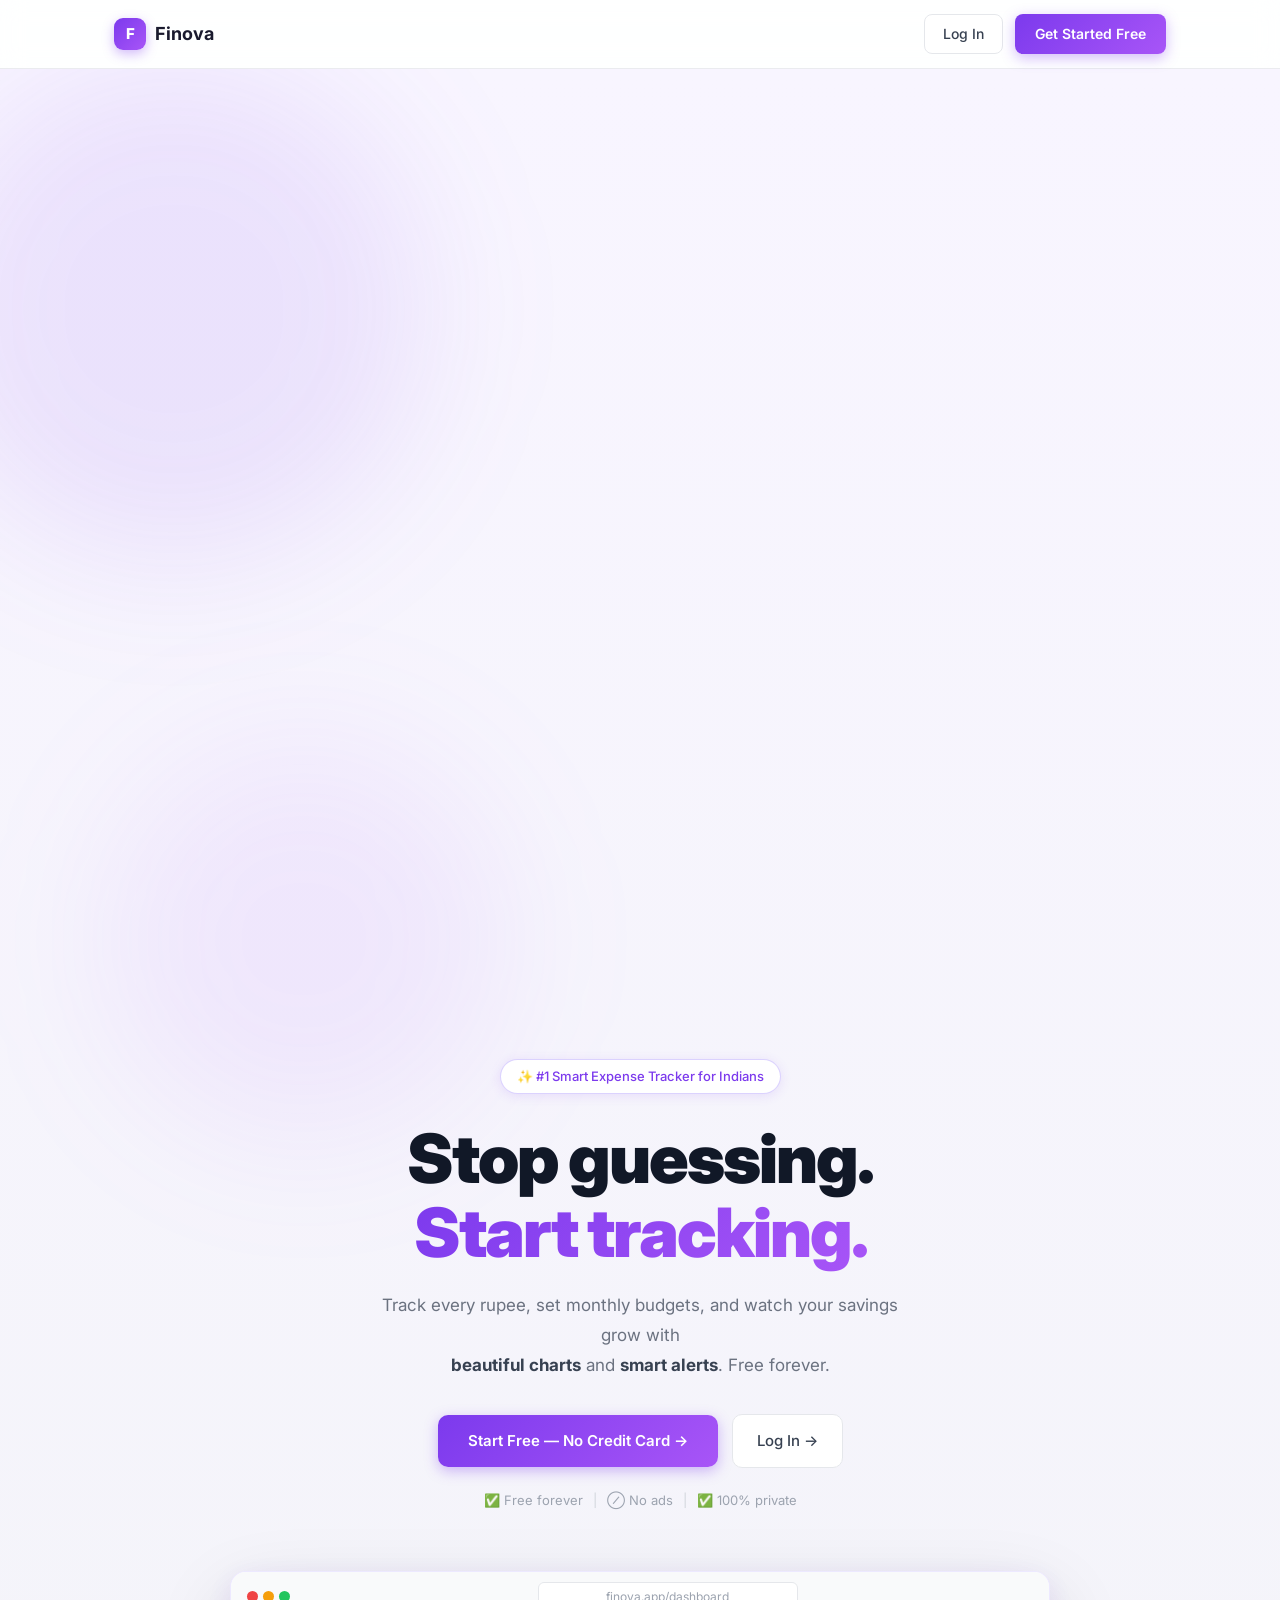
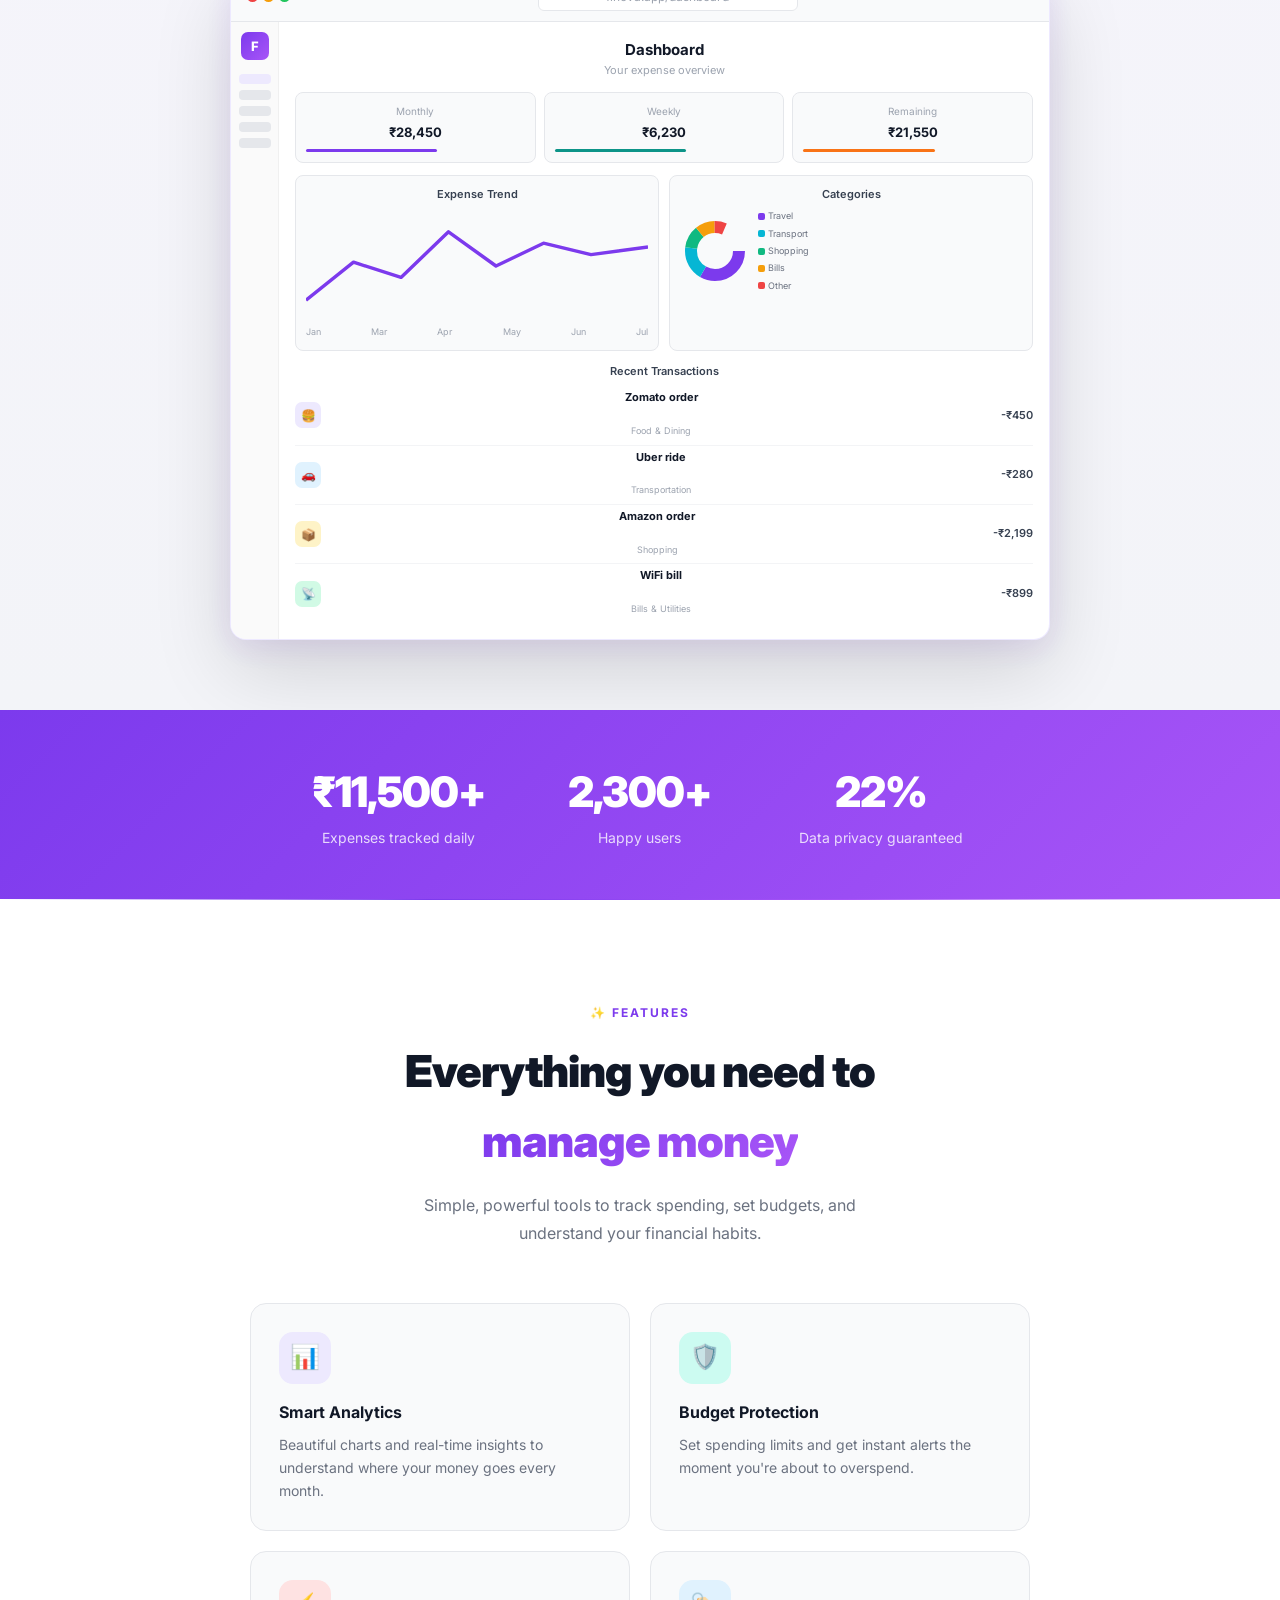
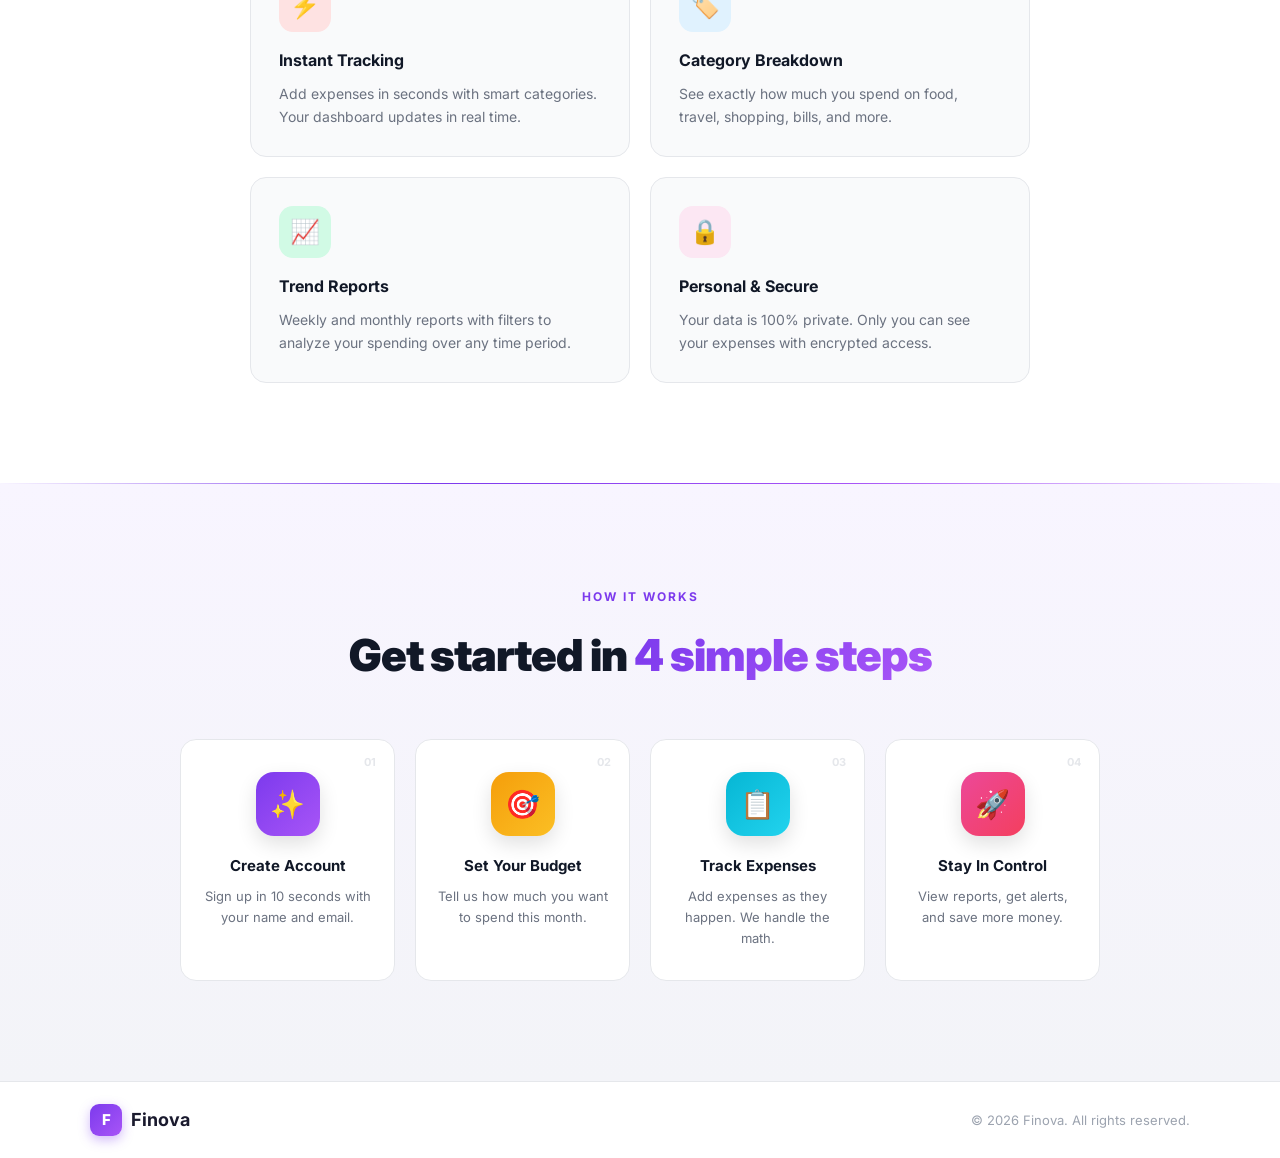
<file: index.html>
<!DOCTYPE html>
<html lang="en">
<head>
  <meta charset="UTF-8"/>
  <meta name="viewport" content="width=device-width,initial-scale=1.0"/>
  <title>Finova – Smart Expense Tracker for Indians</title>
  <link rel="stylesheet" href="css/landing.css"/>
  <link href="https://fonts.googleapis.com/css2?family=Inter:wght@400;500;600;700;800;900&display=swap" rel="stylesheet"/>
</head>
<body>

  <nav class="navbar">
    <div class="nav-inner">
      <a href="index.html" class="nav-logo">
        <div class="logo-box">F</div>
        <strong>Finova</strong>
      </a>
      <div class="nav-actions">
        <a href="pages/login.html" class="btn-ghost">Log In</a>
        <a href="pages/signup.html" class="btn-primary">Get Started Free</a>
      </div>
    </div>
  </nav>

  <section class="hero">
    <div class="hero-orb hero-orb-1"></div>
    <div class="hero-orb hero-orb-2"></div>
    <div class="hero-badge">✨ #1 Smart Expense Tracker for Indians</div>
    <h1>Stop guessing.<br/><span class="purple">Start tracking.</span></h1>
    <p class="hero-sub">Track every rupee, set monthly budgets, and watch your savings grow with<br/><strong>beautiful charts</strong> and <strong>smart alerts</strong>. Free forever.</p>
    <div class="hero-cta">
      <a href="pages/signup.html" class="btn-primary large">Start Free — No Credit Card →</a>
      <a href="pages/login.html" class="btn-ghost large">Log In →</a>
    </div>
    <div class="hero-trust">
      <span>✅ Free forever</span>
      <span class="trust-div">|</span>
      <span>⊘ No ads</span>
      <span class="trust-div">|</span>
      <span>✅ 100% private</span>
    </div>

    <div class="browser-mock">
      <div class="browser-bar">
        <div class="browser-dots">
          <span class="dot" style="background:#ef4444"></span>
          <span class="dot" style="background:#f59e0b"></span>
          <span class="dot" style="background:#22c55e"></span>
        </div>
        <div class="browser-url">finova.app/dashboard</div>
      </div>
      <div class="mock-body">
        <div class="mock-sidebar">
          <div class="mock-logo"><div class="mlb">F</div></div>
          <div class="mock-nav mock-active"></div>
          <div class="mock-nav"></div>
          <div class="mock-nav"></div>
          <div class="mock-nav"></div>
          <div class="mock-nav"></div>
        </div>
        <div class="mock-content">
          <div class="mock-title">Dashboard</div>
          <div class="mock-subtitle">Your expense overview</div>
          <div class="mock-stats">
            <div class="mock-stat">
              <span class="ms-label">Monthly</span>
              <span class="ms-val">₹28,450</span>
              <div class="ms-bar" style="background:#7c3aed"></div>
            </div>
            <div class="mock-stat">
              <span class="ms-label">Weekly</span>
              <span class="ms-val">₹6,230</span>
              <div class="ms-bar" style="background:#0d9488"></div>
            </div>
            <div class="mock-stat">
              <span class="ms-label">Remaining</span>
              <span class="ms-val">₹21,550</span>
              <div class="ms-bar" style="background:#f97316"></div>
            </div>
          </div>
          <div class="mock-charts-row">
            <div class="mock-chart">
              <div class="mc-label">Expense Trend</div>
              <svg viewBox="0 0 180 55" style="width:100%;margin-top:6px">
                <polyline class="trend-line" points="0,48 25,28 50,36 75,12 100,30 125,18 150,24 180,20" fill="none" stroke="#7c3aed" stroke-width="1.8" stroke-linejoin="round"/>
              </svg>
              <div class="mc-axis"><span>Jan</span><span>Mar</span><span>Apr</span><span>May</span><span>Jun</span><span>Jul</span></div>
            </div>
            <div class="mock-chart">
              <div class="mc-label">Categories</div>
              <div class="mock-donut-area">
                <svg viewBox="0 0 70 70" style="width:70px;height:70px">
                  <circle cx="35" cy="35" r="24" fill="none" stroke="#7c3aed" stroke-width="12" stroke-dasharray="50 101"/>
                  <circle cx="35" cy="35" r="24" fill="none" stroke="#06b6d4" stroke-width="12" stroke-dasharray="28 123" stroke-dashoffset="-50"/>
                  <circle cx="35" cy="35" r="24" fill="none" stroke="#10b981" stroke-width="12" stroke-dasharray="18 133" stroke-dashoffset="-78"/>
                  <circle cx="35" cy="35" r="24" fill="none" stroke="#f59e0b" stroke-width="12" stroke-dasharray="16 135" stroke-dashoffset="-96"/>
                  <circle cx="35" cy="35" r="24" fill="none" stroke="#ef4444" stroke-width="12" stroke-dasharray="10 141" stroke-dashoffset="-112"/>
                </svg>
                <div class="mock-legend">
                  <div><span class="mld" style="background:#7c3aed"></span>Travel</div>
                  <div><span class="mld" style="background:#06b6d4"></span>Transport</div>
                  <div><span class="mld" style="background:#10b981"></span>Shopping</div>
                  <div><span class="mld" style="background:#f59e0b"></span>Bills</div>
                  <div><span class="mld" style="background:#ef4444"></span>Other</div>
                </div>
              </div>
            </div>
          </div>
          <div class="mc-label" style="margin-top:10px;margin-bottom:6px">Recent Transactions</div>
          <div class="mock-txn"><span class="mtd" style="background:#ede9fe;color:#7c3aed">🍔</span><div><b>Zomato order</b><br/><small>Food &amp; Dining</small></div><span class="mta">-₹450</span></div>
          <div class="mock-txn"><span class="mtd" style="background:#e0f2fe;color:#0284c7">🚗</span><div><b>Uber ride</b><br/><small>Transportation</small></div><span class="mta">-₹280</span></div>
          <div class="mock-txn"><span class="mtd" style="background:#fef3c7;color:#d97706">📦</span><div><b>Amazon order</b><br/><small>Shopping</small></div><span class="mta">-₹2,199</span></div>
          <div class="mock-txn"><span class="mtd" style="background:#d1fae5;color:#059669">📡</span><div><b>WiFi bill</b><br/><small>Bills &amp; Utilities</small></div><span class="mta">-₹899</span></div>
        </div>
      </div>
    </div>
  </section>

  <!-- STATS TICKER -->
  <section class="stats-ticker">
    <div class="ticker-grid">
      <div class="ticker-item reveal">
        <span class="ticker-num" data-count="50000" data-prefix="₹" data-suffix="+">₹0+</span>
        <span class="ticker-label">Expenses tracked daily</span>
      </div>
      <div class="ticker-item reveal reveal-delay-1">
        <span class="ticker-num" data-count="10000" data-suffix="+" >0+</span>
        <span class="ticker-label">Happy users</span>
      </div>
      <div class="ticker-item reveal reveal-delay-2">
        <span class="ticker-num" data-count="99" data-suffix="%">0%</span>
        <span class="ticker-label">Data privacy guaranteed</span>
      </div>
    </div>
  </section>

  <section class="features">
    <p class="section-tag reveal">✨ FEATURES</p>
    <h2 class="reveal">Everything you need to<br/><span class="purple">manage money</span></h2>
    <p class="section-sub reveal">Simple, powerful tools to track spending, set budgets, and understand your financial habits.</p>
    <div class="features-grid">
      <div class="feat-card">
        <div class="feat-icon" style="background:#ede9fe">📊</div>
        <h3>Smart Analytics</h3>
        <p>Beautiful charts and real-time insights to understand where your money goes every month.</p>
      </div>
      <div class="feat-card">
        <div class="feat-icon" style="background:#ccfbf1">🛡️</div>
        <h3>Budget Protection</h3>
        <p>Set spending limits and get instant alerts the moment you're about to overspend.</p>
      </div>
      <div class="feat-card">
        <div class="feat-icon" style="background:#fee2e2">⚡</div>
        <h3>Instant Tracking</h3>
        <p>Add expenses in seconds with smart categories. Your dashboard updates in real time.</p>
      </div>
      <div class="feat-card">
        <div class="feat-icon" style="background:#e0f2fe">🏷️</div>
        <h3>Category Breakdown</h3>
        <p>See exactly how much you spend on food, travel, shopping, bills, and more.</p>
      </div>
      <div class="feat-card">
        <div class="feat-icon" style="background:#d1fae5">📈</div>
        <h3>Trend Reports</h3>
        <p>Weekly and monthly reports with filters to analyze your spending over any time period.</p>
      </div>
      <div class="feat-card">
        <div class="feat-icon" style="background:#fce7f3">🔒</div>
        <h3>Personal &amp; Secure</h3>
        <p>Your data is 100% private. Only you can see your expenses with encrypted access.</p>
      </div>
    </div>
  </section>

  <section class="how-section">
    <p class="section-tag reveal">HOW IT WORKS</p>
    <h2 class="reveal">Get started in <span class="purple">4 simple steps</span></h2>
    <div class="steps-grid">
      <div class="step-card" data-n="01">
        <div class="step-icon" style="background:linear-gradient(135deg,#7c3aed,#a855f7)">✨</div>
        <h4>Create Account</h4>
        <p>Sign up in 10 seconds with your name and email.</p>
      </div>
      <div class="step-card" data-n="02">
        <div class="step-icon" style="background:linear-gradient(135deg,#f59e0b,#fbbf24)">🎯</div>
        <h4>Set Your Budget</h4>
        <p>Tell us how much you want to spend this month.</p>
      </div>
      <div class="step-card" data-n="03">
        <div class="step-icon" style="background:linear-gradient(135deg,#06b6d4,#22d3ee)">📋</div>
        <h4>Track Expenses</h4>
        <p>Add expenses as they happen. We handle the math.</p>
      </div>
      <div class="step-card" data-n="04">
        <div class="step-icon" style="background:linear-gradient(135deg,#ec4899,#f43f5e)">🚀</div>
        <h4>Stay In Control</h4>
        <p>View reports, get alerts, and save more money.</p>
      </div>
    </div>
  </section>

  <footer class="footer">
    <div class="footer-inner">
      <a href="index.html" class="nav-logo">
        <div class="logo-box">F</div>
        <strong>Finova</strong>
      </a>
      <span>© 2026 Finova. All rights reserved.</span>
    </div>
  </footer>

  <script src="js/landing.js"></script>
</body>
</html>
</file>
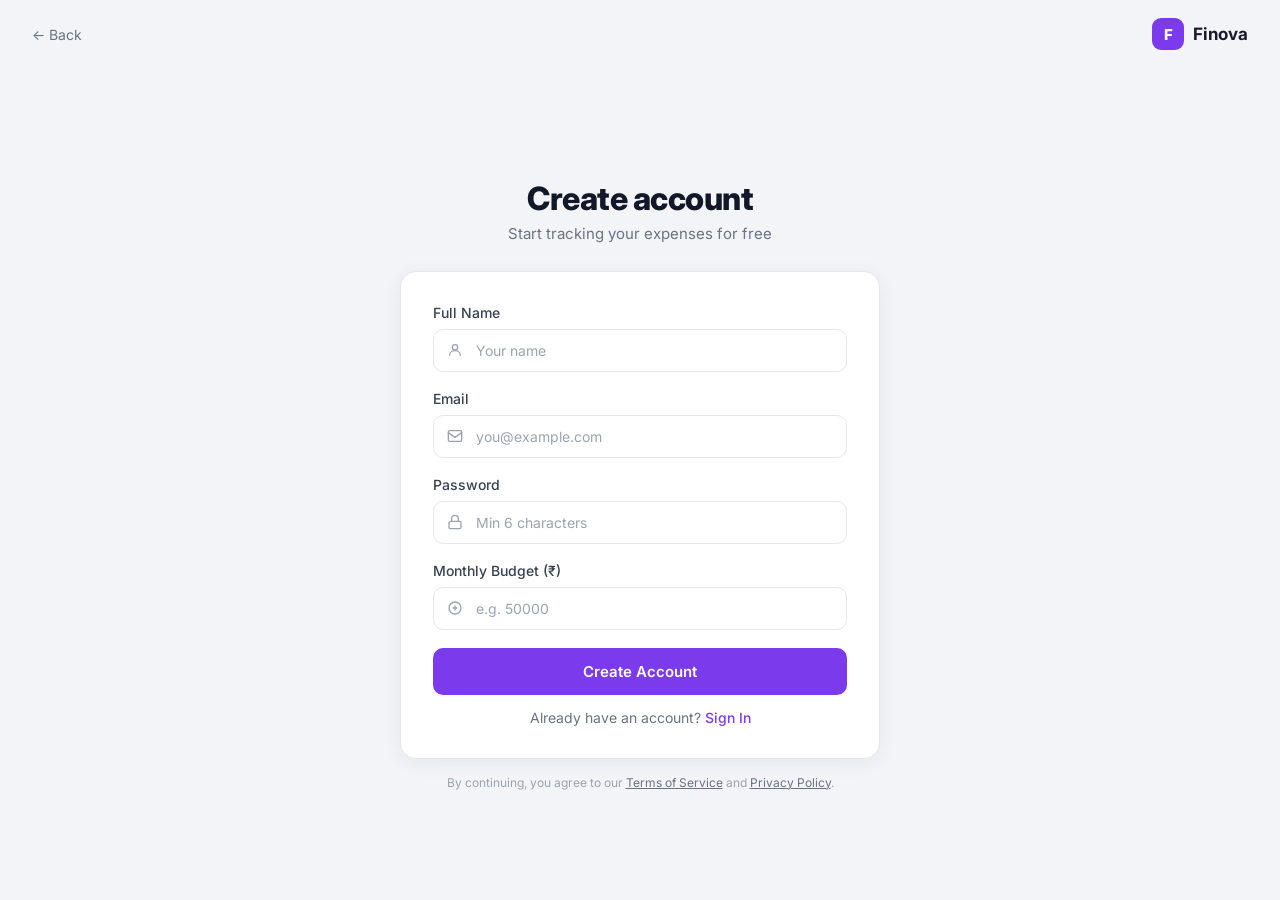
<file: signup.html>
<!DOCTYPE html>
<html lang="en">
<head>
  <meta charset="UTF-8"/>
  <meta name="viewport" content="width=device-width,initial-scale=1.0"/>
  <title>Sign Up – Finova</title>
  <link rel="stylesheet" href="../css/auth.css"/>
  <link href="https://fonts.googleapis.com/css2?family=Inter:wght@400;500;600;700;800&display=swap" rel="stylesheet"/>
</head>
<body>
  <div class="auth-page">
    <div class="auth-topbar">
      <a href="../index.html" class="back-btn">← Back</a>
      <a href="../index.html" class="auth-logo">
        <div class="logo-box">F</div>
        <strong>Finova</strong>
      </a>
    </div>

    <div class="auth-center">
      <div class="auth-heading">
        <h1>Create account</h1>
        <p>Start tracking your expenses for free</p>
      </div>

      <div class="auth-card">
        <div class="form-group">
          <label>Full Name</label>
          <div class="input-wrap">
            <svg class="input-icon" viewBox="0 0 24 24"><circle cx="12" cy="8" r="4"/><path d="M4 20c0-4 3.6-7 8-7s8 3 8 7"/></svg>
            <input type="text" id="signupName" placeholder="Your name"/>
          </div>
        </div>
        <div class="form-group">
          <label>Email</label>
          <div class="input-wrap">
            <svg class="input-icon" viewBox="0 0 24 24"><rect x="2" y="4" width="20" height="16" rx="2"/><path d="m2 7 10 7 10-7"/></svg>
            <input type="email" id="signupEmail" placeholder="you@example.com"/>
          </div>
        </div>
        <div class="form-group">
          <label>Password</label>
          <div class="input-wrap">
            <svg class="input-icon" viewBox="0 0 24 24"><rect x="3" y="11" width="18" height="11" rx="2"/><path d="M7 11V7a5 5 0 0 1 10 0v4"/></svg>
            <input type="password" id="signupPassword" placeholder="Min 6 characters"/>
          </div>
        </div>
        <div class="form-group">
          <label>Monthly Budget (₹)</label>
          <div class="input-wrap">
            <svg class="input-icon" viewBox="0 0 24 24"><circle cx="12" cy="12" r="9"/><path d="M9 12h6M12 9v6"/></svg>
            <input type="number" id="signupBudget" placeholder="e.g. 50000"/>
          </div>
        </div>
        <div id="signupError" class="error-msg" style="display:none"></div>
        <button class="btn-submit" id="signupBtn">Create Account</button>
        <div class="auth-link">
          Already have an account? <a href="login.html">Sign In</a>
        </div>
      </div>
      <p class="auth-terms">By continuing, you agree to our <a href="#">Terms of Service</a> and <a href="#">Privacy Policy</a>.</p>
    </div>
  </div>

  <script>
    document.getElementById('signupBtn').addEventListener('click', () => {
      const name   = document.getElementById('signupName').value.trim();
      const email  = document.getElementById('signupEmail').value.trim().toLowerCase();
      const pass   = document.getElementById('signupPassword').value;
      const budget = document.getElementById('signupBudget').value;
      const err    = document.getElementById('signupError');
      if (!name||!email||!pass||!budget) { err.textContent='Please fill all fields.'; err.style.display='block'; return; }
      if (pass.length < 6) { err.textContent='Password must be at least 6 characters.'; err.style.display='block'; return; }
      const users = JSON.parse(localStorage.getItem('fv_users')||'{}');
      if (users[email]) { err.textContent='Email already registered.'; err.style.display='block'; return; }
      users[email] = { name, email, password: pass, budget: parseInt(budget) };
      localStorage.setItem('fv_users', JSON.stringify(users));
      localStorage.setItem('fv_budget_'+email, budget);
      localStorage.setItem('fv_current_user', JSON.stringify(users[email]));
      window.location.href = 'dashboard.html';
    });
  </script>
</body>
</html>
</file>
<file: css/landing.css>
*,*::before,*::after{box-sizing:border-box;margin:0;padding:0}
body{font-family:'Inter',sans-serif;background:#f3f4f8;color:#1a1a2e;line-height:1.6;overflow-x:hidden}
a{text-decoration:none;color:inherit}

/* ── KEYFRAMES ── */
@keyframes fadeUp{from{opacity:0;transform:translateY(32px)}to{opacity:1;transform:translateY(0)}}
@keyframes fadeIn{from{opacity:0}to{opacity:1}}
@keyframes slideDown{from{opacity:0;transform:translateY(-16px)}to{opacity:1;transform:translateY(0)}}
@keyframes float{0%,100%{transform:translateY(0)}50%{transform:translateY(-10px)}}
@keyframes pulse{0%,100%{box-shadow:0 0 0 0 rgba(124,58,237,.35)}70%{box-shadow:0 0 0 12px rgba(124,58,237,0)}}
@keyframes shimmer{0%{background-position:-400px 0}100%{background-position:400px 0}}
@keyframes badgePop{0%{transform:scale(.8);opacity:0}70%{transform:scale(1.05)}100%{transform:scale(1);opacity:1}}
@keyframes drawLine{from{stroke-dashoffset:600}to{stroke-dashoffset:0}}
@keyframes countUp{from{opacity:0;transform:translateY(8px)}to{opacity:1;transform:translateY(0)}}
@keyframes orb1{0%,100%{transform:translate(0,0) scale(1)}33%{transform:translate(40px,-30px) scale(1.1)}66%{transform:translate(-20px,20px) scale(.95)}}
@keyframes orb2{0%,100%{transform:translate(0,0) scale(1)}33%{transform:translate(-50px,20px) scale(1.05)}66%{transform:translate(30px,-40px) scale(1.1)}}
@keyframes revealUp{from{opacity:0;transform:translateY(40px)}to{opacity:1;transform:translateY(0)}}
@keyframes scaleIn{from{opacity:0;transform:scale(.92)}to{opacity:1;transform:scale(1)}}
@keyframes spin{to{transform:rotate(360deg)}}
@keyframes borderGlow{0%,100%{border-color:rgba(124,58,237,.2)}50%{border-color:rgba(124,58,237,.6)}}
@keyframes stepAppear{from{opacity:0;transform:translateY(20px) scale(.95)}to{opacity:1;transform:translateY(0) scale(1)}}

/* ── NAVBAR ── */
.navbar{background:rgba(255,255,255,.92);backdrop-filter:blur(12px);-webkit-backdrop-filter:blur(12px);border-bottom:1px solid rgba(229,231,235,.8);position:sticky;top:0;z-index:100;animation:slideDown .5s ease both}
.nav-inner{max-width:1100px;margin:0 auto;padding:14px 24px;display:flex;align-items:center;justify-content:space-between}
.nav-logo{display:flex;align-items:center;gap:9px;font-size:18px;font-weight:700;color:#1a1a2e;transition:transform .2s}
.nav-logo:hover{transform:scale(1.03)}
.logo-box{width:32px;height:32px;border-radius:9px;background:linear-gradient(135deg,#7c3aed,#a855f7);color:#fff;display:flex;align-items:center;justify-content:center;font-weight:800;font-size:15px;box-shadow:0 4px 12px rgba(124,58,237,.35);transition:all .2s}
.nav-logo:hover .logo-box{box-shadow:0 6px 20px rgba(124,58,237,.5);transform:rotate(-5deg)}
.nav-actions{display:flex;align-items:center;gap:12px}
.btn-ghost{padding:8px 18px;border-radius:8px;font-size:14px;font-weight:500;color:#374151;border:1px solid #e5e7eb;background:#fff;cursor:pointer;transition:all .22s}
.btn-ghost:hover{background:#faf5ff;border-color:#c4b5fd;color:#7c3aed;transform:translateY(-1px)}
.btn-primary{padding:9px 20px;border-radius:8px;font-size:14px;font-weight:600;color:#fff;background:linear-gradient(135deg,#7c3aed,#a855f7);border:none;cursor:pointer;transition:all .22s;box-shadow:0 4px 14px rgba(124,58,237,.35)}
.btn-primary:hover{transform:translateY(-2px);box-shadow:0 8px 24px rgba(124,58,237,.45)}
.btn-primary.large{padding:14px 30px;font-size:15px;border-radius:10px;animation:pulse 2.5s infinite}
.btn-primary.large:hover{animation:none;transform:translateY(-3px);box-shadow:0 10px 30px rgba(124,58,237,.5)}
.btn-ghost.large{padding:14px 24px;font-size:15px;border-radius:10px}

/* ── HERO ── */
.hero{text-align:center;padding:90px 24px 70px;background:linear-gradient(180deg,#f8f5ff 0%,#f3f4f8 100%);position:relative;overflow:hidden}
.hero-orb{position:absolute;border-radius:50%;filter:blur(70px);pointer-events:none;z-index:0}
.hero-orb-1{width:500px;height:500px;background:rgba(124,58,237,.1);top:-100px;left:-100px;animation:orb1 12s ease-in-out infinite}
.hero-orb-2{width:400px;height:400px;background:rgba(168,85,247,.08);bottom:-80px;right:-80px;animation:orb2 10s ease-in-out infinite}
.hero>*{position:relative;z-index:1}

.hero-badge{display:inline-flex;align-items:center;gap:6px;background:#fff;border:1px solid rgba(196,181,253,.6);border-radius:50px;padding:6px 16px;font-size:13px;font-weight:500;color:#7c3aed;margin-bottom:28px;box-shadow:0 2px 12px rgba(124,58,237,.12);animation:badgePop .6s .1s both;transition:all .2s}
.hero-badge:hover{transform:scale(1.04);box-shadow:0 4px 20px rgba(124,58,237,.2)}

.hero h1{font-size:clamp(40px,6vw,68px);font-weight:900;line-height:1.08;margin-bottom:22px;color:#111827;letter-spacing:-2px;animation:fadeUp .7s .2s both}
.purple{color:#7c3aed;background:linear-gradient(135deg,#7c3aed,#a855f7);-webkit-background-clip:text;-webkit-text-fill-color:transparent;background-clip:text}
.hero-sub{font-size:17px;color:#6b7280;max-width:560px;margin:0 auto 34px;line-height:1.75;animation:fadeUp .7s .35s both}
.hero-sub strong{color:#374151}
.hero-cta{display:flex;align-items:center;justify-content:center;gap:14px;flex-wrap:wrap;margin-bottom:22px;animation:fadeUp .7s .45s both}
.hero-trust{display:flex;align-items:center;justify-content:center;gap:10px;font-size:13px;color:#9ca3af;margin-bottom:60px;flex-wrap:wrap;animation:fadeUp .7s .55s both}
.trust-div{color:#d1d5db}

/* ── BROWSER MOCKUP ── */
.browser-mock{max-width:820px;margin:0 auto;background:#fff;border-radius:16px;box-shadow:0 30px 80px rgba(0,0,0,.14),0 8px 30px rgba(124,58,237,.1);overflow:hidden;border:1px solid rgba(196,181,253,.3);animation:scaleIn .8s .65s both;transition:transform .3s,box-shadow .3s}
.browser-mock:hover{transform:translateY(-6px) scale(1.005);box-shadow:0 40px 100px rgba(0,0,0,.16),0 12px 40px rgba(124,58,237,.15)}
.browser-bar{background:#f9fafb;border-bottom:1px solid #e5e7eb;padding:10px 16px;display:flex;align-items:center;gap:12px}
.browser-dots{display:flex;gap:5px}
.dot{width:11px;height:11px;border-radius:50%;display:block;transition:transform .15s}
.dot:hover{transform:scale(1.2)}
.browser-url{flex:1;background:#fff;border:1px solid #e5e7eb;border-radius:6px;padding:4px 12px;font-size:12px;color:#9ca3af;text-align:center;max-width:260px;margin:0 auto}
.mock-body{display:flex;min-height:380px}
.mock-sidebar{width:48px;background:#fafafa;border-right:1px solid #f0f0f0;padding:10px 6px;display:flex;flex-direction:column;gap:6px;align-items:center}
.mock-logo{margin-bottom:8px}
.mlb{width:28px;height:28px;background:linear-gradient(135deg,#7c3aed,#a855f7);border-radius:7px;color:#fff;display:flex;align-items:center;justify-content:center;font-size:13px;font-weight:800}
.mock-nav{height:10px;width:32px;border-radius:4px;background:#e5e7eb}
.mock-active{background:#ede9fe}
.mock-content{flex:1;padding:16px;overflow:hidden}
.mock-title{font-size:15px;font-weight:700;color:#111827}
.mock-subtitle{font-size:11px;color:#9ca3af;margin-bottom:12px}
.mock-stats{display:grid;grid-template-columns:repeat(3,1fr);gap:8px;margin-bottom:12px}
.mock-stat{background:#f9fafb;border:1px solid #e5e7eb;border-radius:8px;padding:10px;transition:all .2s}
.mock-stat:hover{border-color:#c4b5fd;transform:translateY(-2px)}
.ms-label{display:block;font-size:10px;color:#9ca3af;margin-bottom:3px}
.ms-val{display:block;font-size:13px;font-weight:700;color:#111827;margin-bottom:6px}
.ms-bar{height:3px;border-radius:2px;width:0;transition:width 1.4s .8s ease}
.ms-bar.animated{width:60%}
.mock-charts-row{display:grid;grid-template-columns:1fr 1fr;gap:10px;margin-bottom:12px}
.mock-chart{background:#f9fafb;border:1px solid #e5e7eb;border-radius:8px;padding:10px}
.mc-label{font-size:11px;font-weight:600;color:#374151}
.mc-axis{display:flex;justify-content:space-between;font-size:9px;color:#9ca3af;margin-top:4px}
.trend-line{stroke-dasharray:600;stroke-dashoffset:600;animation:drawLine 2s 1s ease forwards}
.mock-donut-area{display:flex;align-items:center;gap:8px;margin-top:6px}
.mock-legend{font-size:9px;color:#6b7280;display:flex;flex-direction:column;gap:3px}
.mock-legend div{display:flex;align-items:center;gap:3px}
.mld{width:7px;height:7px;border-radius:2px;display:inline-block;flex-shrink:0}
.mock-txn{display:flex;align-items:center;gap:7px;padding:5px 0;border-bottom:1px solid #f3f4f6;font-size:11px;animation:fadeUp .4s both}
.mock-txn:nth-child(1){animation-delay:1.2s}.mock-txn:nth-child(2){animation-delay:1.4s}.mock-txn:nth-child(3){animation-delay:1.6s}.mock-txn:nth-child(4){animation-delay:1.8s}
.mock-txn:last-child{border-bottom:none}
.mtd{width:26px;height:26px;border-radius:7px;display:flex;align-items:center;justify-content:center;font-size:12px;flex-shrink:0}
.mock-txn b{font-size:11px;color:#111827;display:block;line-height:1.2}
.mock-txn small{color:#9ca3af;font-size:9px}
.mock-txn div{flex:1}
.mta{font-size:11px;font-weight:600;color:#374151;white-space:nowrap}

/* ── SCROLL REVEAL ── */
.reveal{opacity:0;transform:translateY(36px);transition:opacity .7s ease,transform .7s ease}
.reveal.visible{opacity:1;transform:translateY(0)}
.reveal-delay-1{transition-delay:.1s}
.reveal-delay-2{transition-delay:.2s}
.reveal-delay-3{transition-delay:.3s}
.reveal-delay-4{transition-delay:.4s}

/* ── FEATURES ── */
.features{padding:100px 24px;background:#fff;text-align:center;position:relative;overflow:hidden}
.features::before{content:'';position:absolute;top:-1px;left:0;right:0;height:2px;background:linear-gradient(90deg,transparent,#7c3aed,#a855f7,transparent)}
.section-tag{font-size:12px;font-weight:700;letter-spacing:2px;color:#7c3aed;text-transform:uppercase;margin-bottom:14px;display:inline-block}
.features h2,.how-section h2{font-size:clamp(28px,4vw,44px);font-weight:900;letter-spacing:-1px;margin-bottom:14px;color:#111827}
.section-sub{font-size:16px;color:#6b7280;max-width:480px;margin:0 auto 56px;line-height:1.75}
.features-grid{display:grid;grid-template-columns:repeat(2,1fr);gap:20px;max-width:780px;margin:0 auto}
.feat-card{background:#f9fafb;border:1.5px solid #e5e7eb;border-radius:16px;padding:28px;text-align:left;transition:all .3s cubic-bezier(.4,0,.2,1);position:relative;overflow:hidden}
.feat-card::before{content:'';position:absolute;inset:0;background:linear-gradient(135deg,rgba(124,58,237,.04),rgba(168,85,247,.04));opacity:0;transition:opacity .3s}
.feat-card:hover{transform:translateY(-5px);box-shadow:0 16px 48px rgba(0,0,0,.1);border-color:#c4b5fd}
.feat-card:hover::before{opacity:1}
.feat-icon{width:52px;height:52px;border-radius:14px;display:flex;align-items:center;justify-content:center;font-size:24px;margin-bottom:16px;transition:transform .3s}
.feat-card:hover .feat-icon{transform:scale(1.12) rotate(-5deg)}
.feat-card h3{font-size:16px;font-weight:700;margin-bottom:8px;color:#111827}
.feat-card p{font-size:14px;color:#6b7280;line-height:1.65}

/* ── HOW IT WORKS ── */
.how-section{padding:100px 24px;background:linear-gradient(180deg,#f8f5ff 0%,#f3f4f8 100%);text-align:center;position:relative;overflow:hidden}
.how-section::before{content:'';position:absolute;top:-1px;left:0;right:0;height:2px;background:linear-gradient(90deg,transparent,#7c3aed,#a855f7,transparent)}
.steps-grid{display:grid;grid-template-columns:repeat(4,1fr);gap:20px;max-width:920px;margin:48px auto 0}
.step-card{background:#fff;border:1.5px solid #e5e7eb;border-radius:16px;padding:32px 20px;text-align:center;transition:all .3s cubic-bezier(.4,0,.2,1);position:relative}
.step-card::after{content:attr(data-n);position:absolute;top:14px;right:18px;font-size:11px;font-weight:700;color:#e5e7eb}
.step-card:hover{transform:translateY(-6px);box-shadow:0 20px 50px rgba(124,58,237,.12);border-color:#c4b5fd}
.step-icon{width:64px;height:64px;border-radius:18px;display:flex;align-items:center;justify-content:center;font-size:28px;margin:0 auto 18px;box-shadow:0 8px 20px rgba(0,0,0,.12);transition:transform .3s}
.step-card:hover .step-icon{transform:scale(1.1) rotate(-6deg)}
.step-card h4{font-size:15px;font-weight:700;margin-bottom:8px;color:#111827}
.step-card p{font-size:13px;color:#6b7280;line-height:1.6}

/* ── STATS TICKER ── */
.stats-ticker{background:linear-gradient(135deg,#7c3aed,#a855f7);padding:48px 24px;text-align:center}
.ticker-grid{display:grid;grid-template-columns:repeat(3,1fr);gap:24px;max-width:700px;margin:0 auto}
.ticker-item{color:#fff}
.ticker-num{font-size:42px;font-weight:900;letter-spacing:-1px;display:block}
.ticker-label{font-size:14px;opacity:.8;margin-top:4px}

/* ── FOOTER ── */
.footer{background:#fff;border-top:1px solid #e5e7eb;padding:22px 24px}
.footer-inner{max-width:1100px;margin:0 auto;display:flex;align-items:center;justify-content:space-between;font-size:13px;color:#9ca3af}

@media(max-width:640px){
  .features-grid{grid-template-columns:1fr}
  .steps-grid{grid-template-columns:1fr 1fr}
  .mock-charts-row{grid-template-columns:1fr}
  .ticker-grid{grid-template-columns:1fr}
  .ticker-num{font-size:32px}
}
</file>
<file: css/auth.css>
*,*::before,*::after{box-sizing:border-box;margin:0;padding:0}
body{font-family:'Inter',sans-serif;background:#f3f4f8;color:#1a1a2e;min-height:100vh}
a{text-decoration:none;color:inherit}

.auth-page{min-height:100vh;display:flex;flex-direction:column}
.auth-topbar{display:flex;align-items:center;justify-content:space-between;padding:18px 32px;background:#f3f4f8}
.back-btn{font-size:14px;color:#6b7280;display:flex;align-items:center;gap:6px;transition:color .18s}
.back-btn:hover{color:#374151}
.auth-logo{display:flex;align-items:center;gap:9px;font-size:17px;font-weight:700;color:#1a1a2e}
.logo-box{width:32px;height:32px;border-radius:9px;background:#7c3aed;color:#fff;display:flex;align-items:center;justify-content:center;font-weight:800;font-size:15px}

.auth-center{flex:1;display:flex;flex-direction:column;align-items:center;justify-content:center;padding:40px 24px}
.auth-heading{text-align:center;margin-bottom:28px}
.auth-heading h1{font-size:32px;font-weight:800;color:#111827;letter-spacing:-0.5px;margin-bottom:6px}
.auth-heading p{font-size:15px;color:#6b7280}

.auth-card{background:#fff;border-radius:16px;border:1px solid #e5e7eb;padding:32px;width:100%;max-width:480px;box-shadow:0 4px 20px rgba(0,0,0,.06)}

.form-group{margin-bottom:18px}
.form-group label{display:block;font-size:14px;font-weight:500;color:#374151;margin-bottom:8px}
.input-wrap{position:relative;display:flex;align-items:center}
.input-icon{position:absolute;left:14px;width:16px;height:16px;flex-shrink:0;fill:none;stroke:#9ca3af;stroke-width:2;stroke-linecap:round;stroke-linejoin:round}
.input-wrap input,.input-wrap select{width:100%;padding:12px 14px 12px 42px;border:1.5px solid #e5e7eb;border-radius:10px;font-size:14px;font-family:'Inter',sans-serif;background:#fff;color:#111827;outline:none;transition:border-color .18s}
.input-wrap input:focus,.input-wrap select:focus{border-color:#7c3aed;box-shadow:0 0 0 3px rgba(124,58,237,.1)}
.input-wrap input::placeholder{color:#9ca3af}
.has-toggle{padding-right:42px!important}
.eye-btn{position:absolute;right:12px;background:none;border:none;cursor:pointer;padding:4px;color:#9ca3af}
.eye-btn svg{width:16px;height:16px;fill:none;stroke:currentColor;stroke-width:2;stroke-linecap:round;stroke-linejoin:round}

.error-msg{background:#fee2e2;border:1px solid #fca5a5;color:#dc2626;border-radius:8px;padding:10px 14px;font-size:13px;margin-bottom:14px}

.btn-submit{width:100%;padding:14px;background:#7c3aed;color:#fff;border:none;border-radius:10px;font-size:15px;font-weight:600;cursor:pointer;font-family:'Inter',sans-serif;transition:all .18s;margin-bottom:14px}
.btn-submit:hover{background:#6d28d9}

.divider{display:flex;align-items:center;gap:12px;color:#9ca3af;font-size:13px;margin-bottom:14px}
.divider::before,.divider::after{content:'';flex:1;height:1px;background:#e5e7eb}

.btn-demo{width:100%;padding:13px;background:#fff;color:#374151;border:1.5px solid #e5e7eb;border-radius:10px;font-size:14px;font-weight:500;cursor:pointer;font-family:'Inter',sans-serif;transition:all .18s;margin-bottom:18px}
.btn-demo:hover{border-color:#7c3aed;color:#7c3aed;background:#faf5ff}

.auth-link{text-align:center;font-size:14px;color:#6b7280}
.auth-link a{color:#7c3aed;font-weight:500}
.auth-link a:hover{text-decoration:underline}

.auth-terms{text-align:center;font-size:12px;color:#9ca3af;margin-top:16px;max-width:480px}
.auth-terms a{color:#6b7280;text-decoration:underline}
</file>
